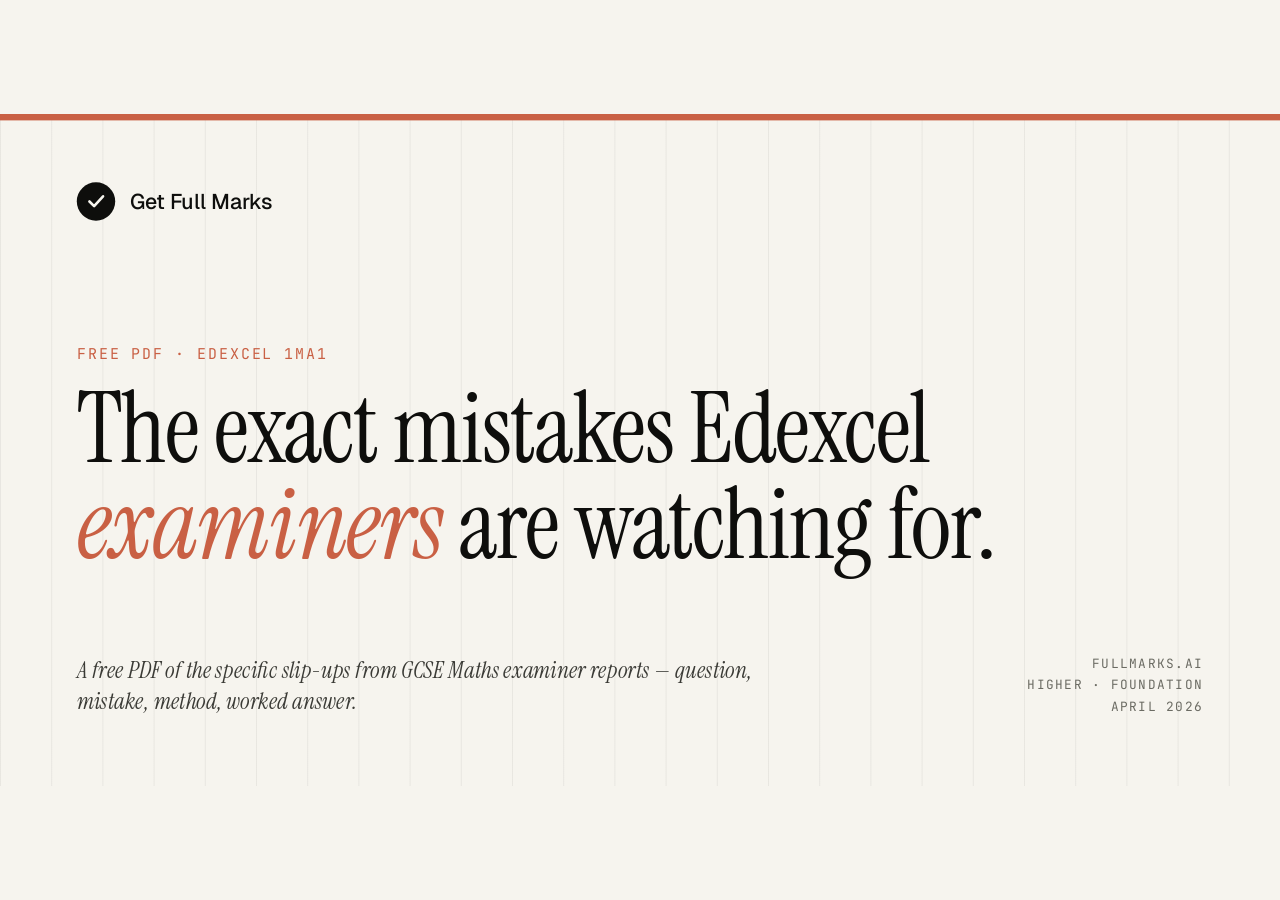
<file: og.html>
<!doctype html>
<html>
<head>
<meta charset="utf-8">
<title>OG Image</title>
<link href="https://fonts.googleapis.com/css2?family=Instrument+Serif:ital@0;1&family=Geist:wght@400;500;600&family=JetBrains+Mono:wght@400;500&display=swap" rel="stylesheet" />
<style>
  html, body { margin: 0; padding: 0; background: #F6F4EE; font-family: Geist, system-ui, sans-serif; color: #0E0E0C; overflow: hidden; }
  body { display: grid; place-items: center; min-height: 100vh; }
  .og-scale {
    width: 1200px; height: 630px;
    transform-origin: center center;
  }
  .og {
    width: 1200px; height: 630px;
    padding: 64px 72px;
    box-sizing: border-box;
    display: flex; flex-direction: column; justify-content: space-between;
    position: relative;
    background:
      linear-gradient(to right, rgba(14,14,12,0.06) 1px, transparent 1px) 0 0 / 48px 100%,
      #F6F4EE;
  }
  .top { display: flex; align-items: center; gap: 14px; }
  .mark {
    width: 36px; height: 36px; border-radius: 50%;
    background: #0E0E0C;
    display: grid; place-items: center;
  }
  .brand { font-size: 20px; font-weight: 500; letter-spacing: -0.01em; }
  .eyebrow {
    font-family: JetBrains Mono, monospace;
    font-size: 14px; letter-spacing: 0.16em;
    text-transform: uppercase;
    color: #C96044;
    margin-top: 42px;
  }
  h1 {
    font-family: Instrument Serif, serif;
    font-weight: 400;
    font-size: 92px;
    line-height: 0.98;
    letter-spacing: -0.015em;
    margin: 16px 0 0;
    max-width: 1060px;
  }
  h1 em { font-style: italic; color: #C96044; }
  .bottom {
    display: flex; justify-content: space-between; align-items: flex-end;
  }
  .sub {
    font-family: Instrument Serif, serif;
    font-size: 22px; font-style: italic;
    color: #3A3A35;
    max-width: 640px;
    line-height: 1.35;
  }
  .meta {
    font-family: JetBrains Mono, monospace;
    font-size: 12px;
    letter-spacing: 0.14em;
    text-transform: uppercase;
    color: #6B6B63;
    text-align: right;
    line-height: 1.7;
  }
  .rule {
    position: absolute;
    top: 0; left: 0; right: 0;
    height: 6px; background: #C96044;
  }
</style>
</head>
<body>
<div class="og-scale">
<div class="og">
  <div class="rule"></div>
  <div class="top">
    <span class="mark"><svg width="22" height="22" viewBox="0 0 100 100"><path d="M 22 50 L 42 70 L 80 28" fill="none" stroke="#F6F4EE" stroke-width="11" stroke-linecap="round" stroke-linejoin="round"/></svg></span>
    <span class="brand">Get Full Marks</span>
  </div>

  <div>
    <div class="eyebrow">Free PDF · Edexcel 1MA1</div>
    <h1>The exact mistakes Edexcel <em>examiners</em> are watching for.</h1>
  </div>

  <div class="bottom">
    <div class="sub">A free PDF of the specific slip-ups from GCSE Maths examiner reports — question, mistake, method, worked answer.</div>
    <div class="meta">
      fullmarks.ai<br/>
      Higher · Foundation<br/>
      April 2026
    </div>
  </div>
</div>
</div>
<script>
  function fit() {
    const el = document.querySelector('.og-scale');
    const sx = window.innerWidth / 1200;
    const sy = window.innerHeight / 630;
    const s = Math.min(sx, sy);
    el.style.transform = `scale(${s})`;
  }
  fit();
  window.addEventListener('resize', fit);
</script>
</body>
</html>
</file>
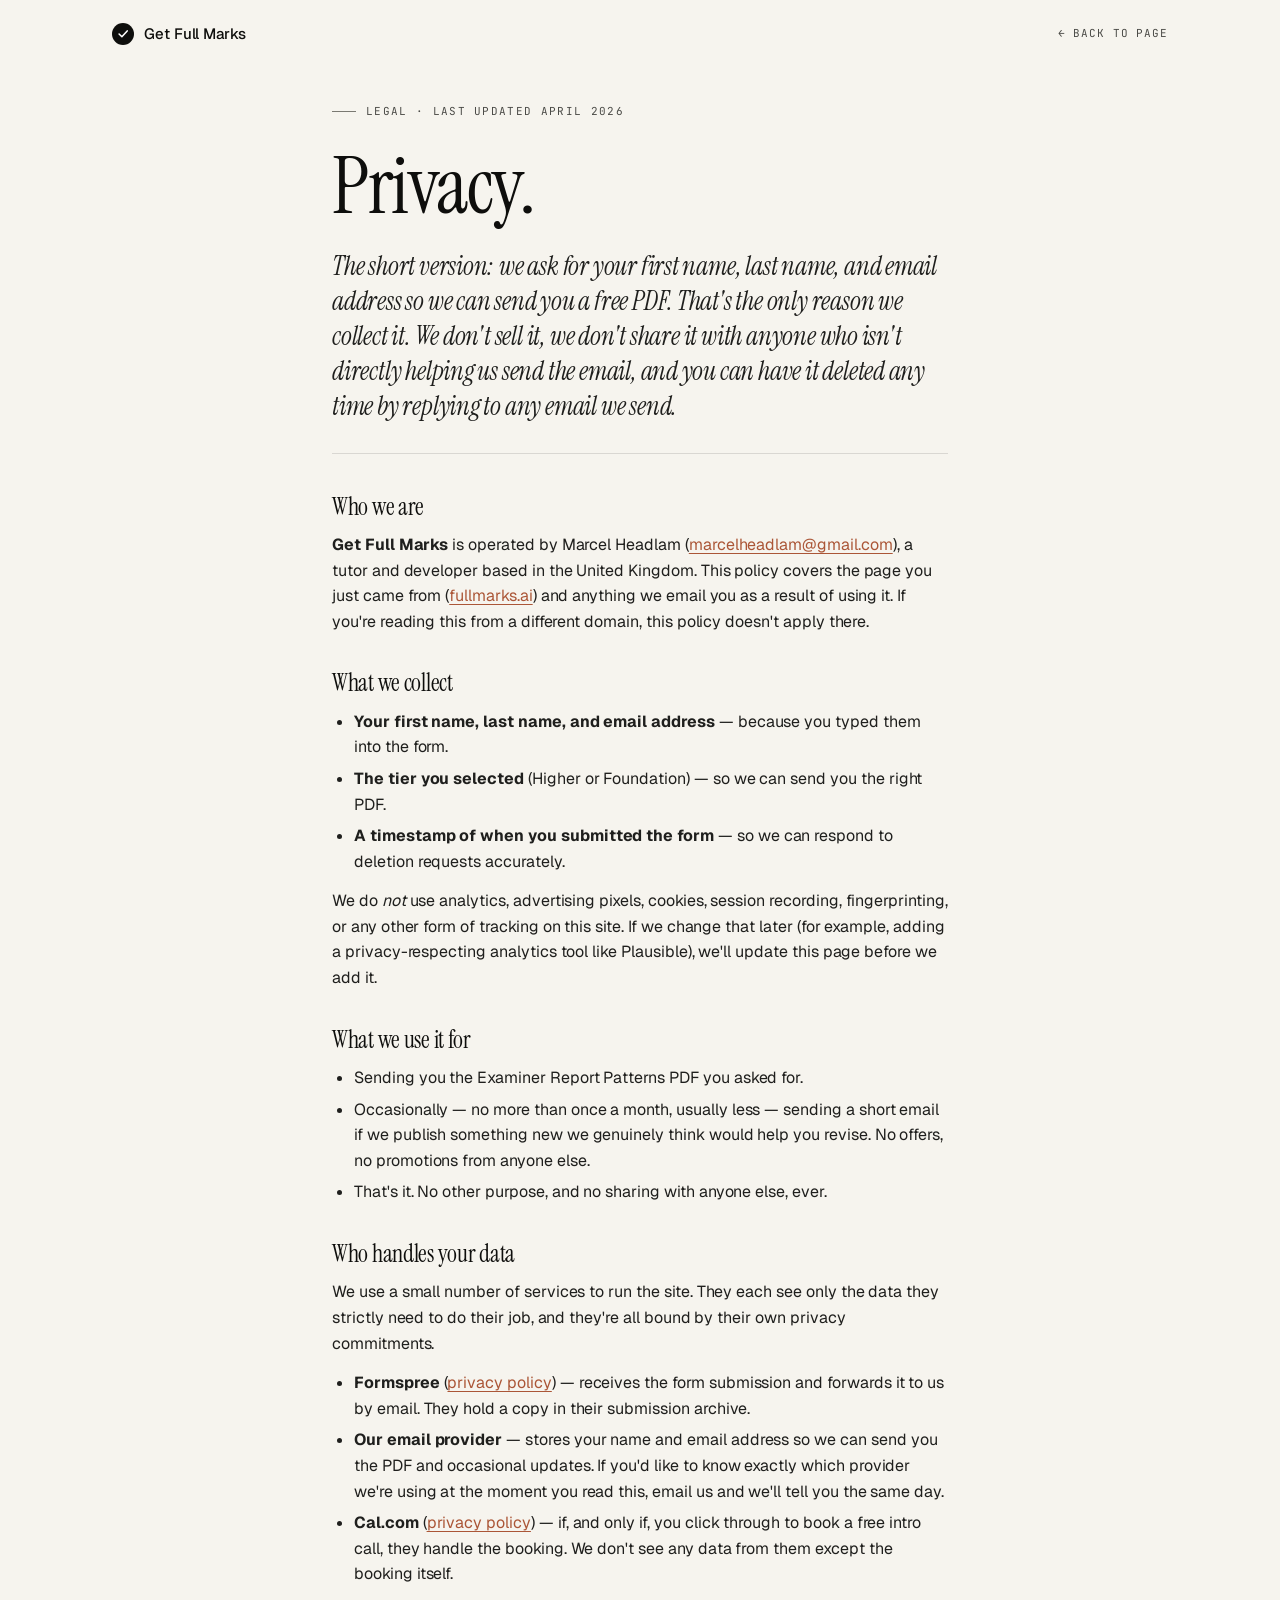
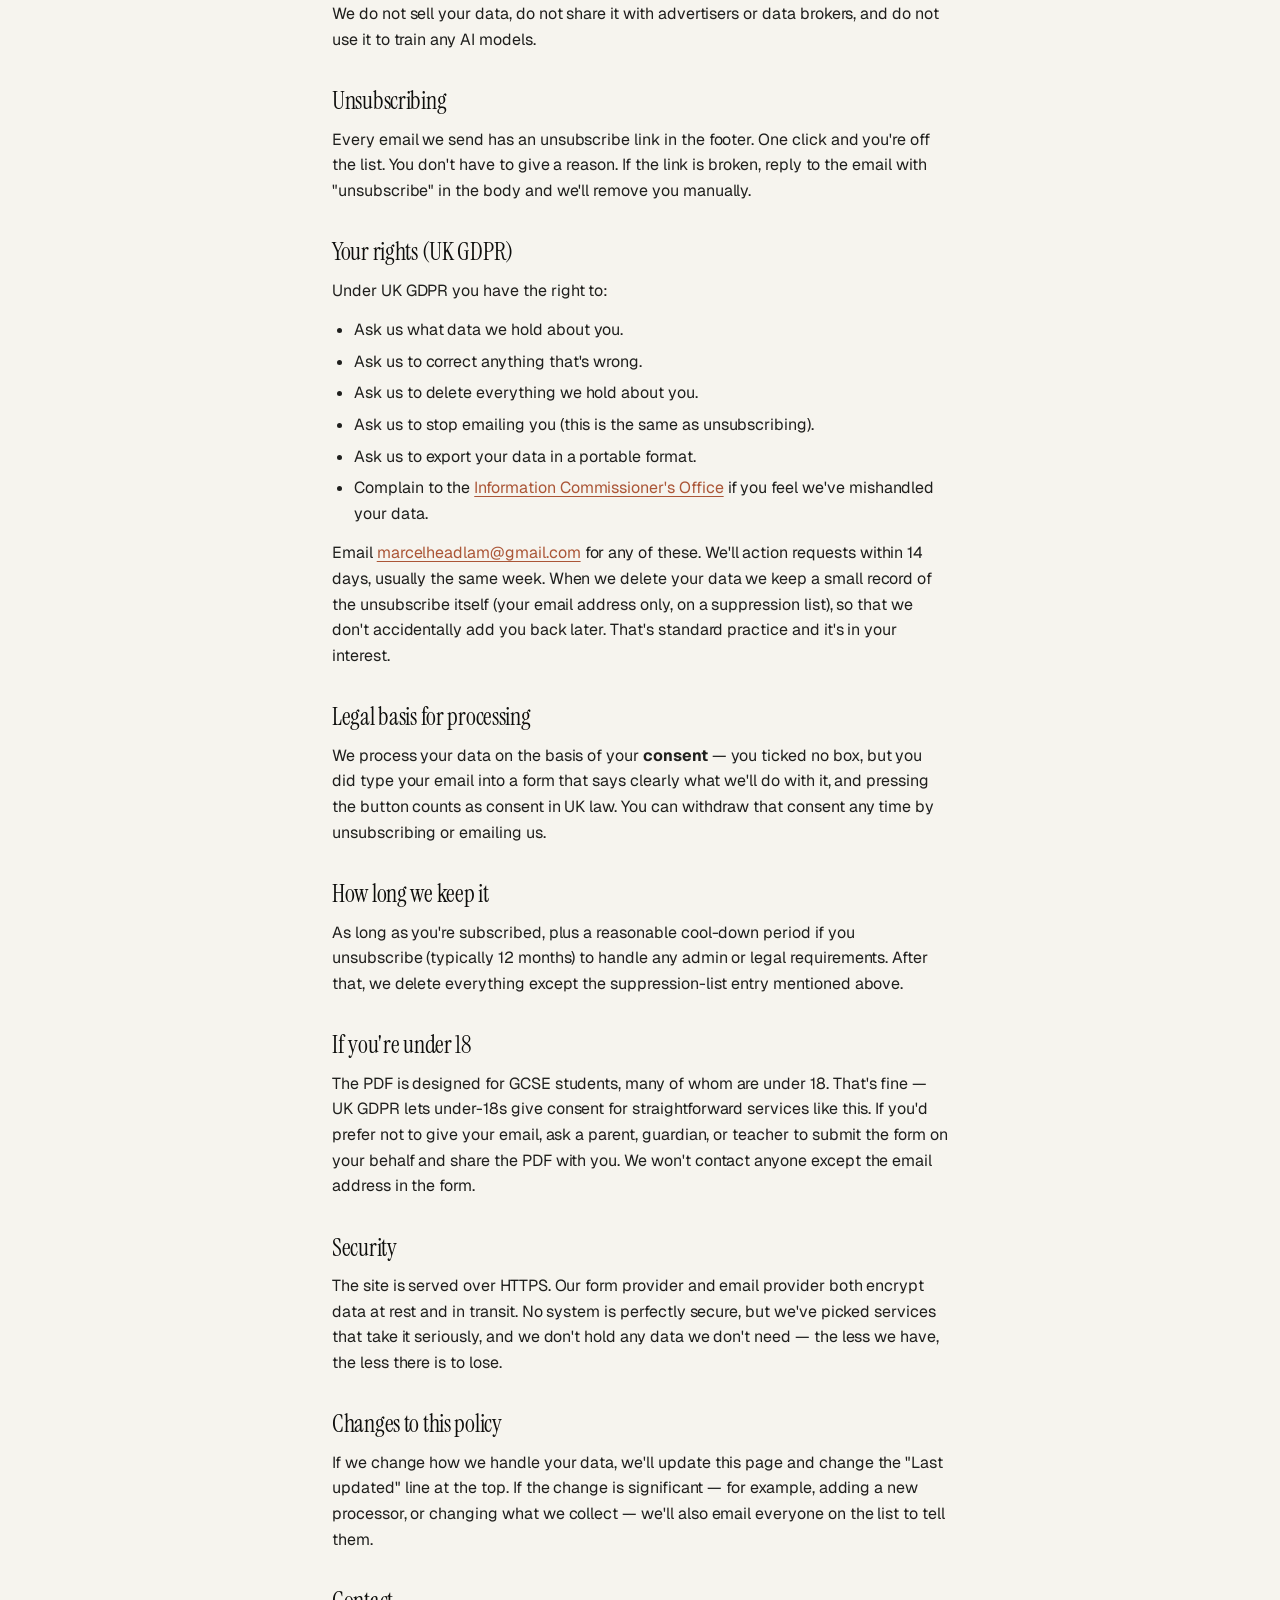
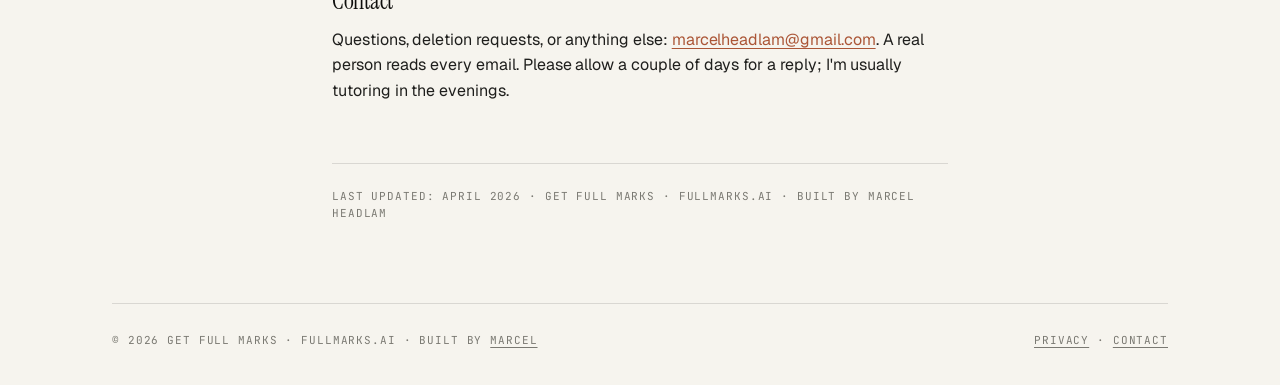
<file: privacy.html>
<!doctype html>
<html lang="en">
<head>
<meta charset="utf-8">
<title>Privacy · Get Full Marks</title>
<meta name="description" content="Privacy policy for Get Full Marks — what we collect, why, and how to have it removed.">
<link href="https://fonts.googleapis.com/css2?family=Instrument+Serif:ital@0;1&family=Geist:wght@300;400;500;600;700&family=JetBrains+Mono:wght@400;500&display=swap" rel="stylesheet" />
<link rel="stylesheet" href="styles.css" />
<link rel="icon" href="assets/favicon.svg" type="image/svg+xml">
<meta name="robots" content="index,follow">
</head>
<body data-surface="paper" data-accent="clay">

<div class="wrap">
  <nav class="nav">
    <a href="index.html" class="brand" style="text-decoration:none">
      <span class="mark-logo"><img src="assets/logo.svg" alt="" width="14" height="14"/></span>
      <span>Get Full Marks</span>
    </a>
    <a href="index.html" class="nav-meta" style="text-decoration:none">← Back to page</a>
  </nav>
</div>

<article class="wrap legal">
  <div class="eyebrow">Legal · Last updated April 2026</div>
  <h1 class="legal-h1">Privacy.</h1>
  <p class="lede">
    The short version: we ask for your first name, last name, and email address so we can send you a free PDF. That's the only reason we collect it. We don't sell it, we don't share it with anyone who isn't directly helping us send the email, and you can have it deleted any time by replying to any email we send.
  </p>

  <h2>Who we are</h2>
  <p>
    <strong>Get Full Marks</strong> is operated by Marcel Headlam (<a href="mailto:marcelheadlam@gmail.com">marcelheadlam@gmail.com</a>), a tutor and developer based in the United Kingdom. This policy covers the page you just came from (<a href="index.html">fullmarks.ai</a>) and anything we email you as a result of using it. If you're reading this from a different domain, this policy doesn't apply there.
  </p>

  <h2>What we collect</h2>
  <ul>
    <li><strong>Your first name, last name, and email address</strong> — because you typed them into the form.</li>
    <li><strong>The tier you selected</strong> (Higher or Foundation) — so we can send you the right PDF.</li>
    <li><strong>A timestamp of when you submitted the form</strong> — so we can respond to deletion requests accurately.</li>
  </ul>
  <p>
    We do <em>not</em> use analytics, advertising pixels, cookies, session recording, fingerprinting, or any other form of tracking on this site. If we change that later (for example, adding a privacy-respecting analytics tool like Plausible), we'll update this page before we add it.
  </p>

  <h2>What we use it for</h2>
  <ul>
    <li>Sending you the Examiner Report Patterns PDF you asked for.</li>
    <li>Occasionally — no more than once a month, usually less — sending a short email if we publish something new we genuinely think would help you revise. No offers, no promotions from anyone else.</li>
    <li>That's it. No other purpose, and no sharing with anyone else, ever.</li>
  </ul>

  <h2>Who handles your data</h2>
  <p>
    We use a small number of services to run the site. They each see only the data they strictly need to do their job, and they're all bound by their own privacy commitments.
  </p>
  <ul>
    <li><strong>Formspree</strong> (<a href="https://formspree.io/legal/privacy-policy/" target="_blank" rel="noopener noreferrer">privacy policy</a>) — receives the form submission and forwards it to us by email. They hold a copy in their submission archive.</li>
    <li><strong>Our email provider</strong> — stores your name and email address so we can send you the PDF and occasional updates. If you'd like to know exactly which provider we're using at the moment you read this, email us and we'll tell you the same day.</li>
    <li><strong>Cal.com</strong> (<a href="https://cal.com/privacy" target="_blank" rel="noopener noreferrer">privacy policy</a>) — if, and only if, you click through to book a free intro call, they handle the booking. We don't see any data from them except the booking itself.</li>
  </ul>
  <p>We do not sell your data, do not share it with advertisers or data brokers, and do not use it to train any AI models.</p>

  <h2>Unsubscribing</h2>
  <p>
    Every email we send has an unsubscribe link in the footer. One click and you're off the list. You don't have to give a reason. If the link is broken, reply to the email with "unsubscribe" in the body and we'll remove you manually.
  </p>

  <h2>Your rights (UK GDPR)</h2>
  <p>Under UK GDPR you have the right to:</p>
  <ul>
    <li>Ask us what data we hold about you.</li>
    <li>Ask us to correct anything that's wrong.</li>
    <li>Ask us to delete everything we hold about you.</li>
    <li>Ask us to stop emailing you (this is the same as unsubscribing).</li>
    <li>Ask us to export your data in a portable format.</li>
    <li>Complain to the <a href="https://ico.org.uk" target="_blank" rel="noopener noreferrer">Information Commissioner's Office</a> if you feel we've mishandled your data.</li>
  </ul>
  <p>
    Email <a href="mailto:marcelheadlam@gmail.com">marcelheadlam@gmail.com</a> for any of these. We'll action requests within 14 days, usually the same week. When we delete your data we keep a small record of the unsubscribe itself (your email address only, on a suppression list), so that we don't accidentally add you back later. That's standard practice and it's in your interest.
  </p>

  <h2>Legal basis for processing</h2>
  <p>
    We process your data on the basis of your <strong>consent</strong> — you ticked no box, but you did type your email into a form that says clearly what we'll do with it, and pressing the button counts as consent in UK law. You can withdraw that consent any time by unsubscribing or emailing us.
  </p>

  <h2>How long we keep it</h2>
  <p>
    As long as you're subscribed, plus a reasonable cool-down period if you unsubscribe (typically 12 months) to handle any admin or legal requirements. After that, we delete everything except the suppression-list entry mentioned above.
  </p>

  <h2>If you're under 18</h2>
  <p>
    The PDF is designed for GCSE students, many of whom are under 18. That's fine — UK GDPR lets under-18s give consent for straightforward services like this. If you'd prefer not to give your email, ask a parent, guardian, or teacher to submit the form on your behalf and share the PDF with you. We won't contact anyone except the email address in the form.
  </p>

  <h2>Security</h2>
  <p>
    The site is served over HTTPS. Our form provider and email provider both encrypt data at rest and in transit. No system is perfectly secure, but we've picked services that take it seriously, and we don't hold any data we don't need — the less we have, the less there is to lose.
  </p>

  <h2>Changes to this policy</h2>
  <p>
    If we change how we handle your data, we'll update this page and change the "Last updated" line at the top. If the change is significant — for example, adding a new processor, or changing what we collect — we'll also email everyone on the list to tell them.
  </p>

  <h2>Contact</h2>
  <p>
    Questions, deletion requests, or anything else: <a href="mailto:marcelheadlam@gmail.com">marcelheadlam@gmail.com</a>. A real person reads every email. Please allow a couple of days for a reply; I'm usually tutoring in the evenings.
  </p>

  <div class="legal-foot">Last updated: April 2026 · Get Full Marks · fullmarks.ai · Built by Marcel Headlam</div>
</article>

<div class="wrap">
  <footer>
    <div>© 2026 Get Full Marks · fullmarks.ai · Built by <a href="mailto:marcelheadlam@gmail.com" style="color:inherit">Marcel</a></div>
    <div><a href="privacy.html">Privacy</a> · <a href="mailto:marcelheadlam@gmail.com">Contact</a></div>
  </footer>
</div>

</body>
</html>
</file>
<file: styles.css>
:root {
  --ink: #0E0E0C;
  --ink-2: #1F1F1D;
  --ink-3: #4A4A46;
  --ink-4: #7A7972;
  --ink-5: #B3B1A8;
  --rule: rgba(14, 14, 12, 0.12);
  --rule-strong: rgba(14, 14, 12, 0.22);
  --paper: #F6F4EE;
  --paper-2: #EFECE3;
  --paper-3: #E7E3D7;
  --white: #FCFBF7;
  --accent: oklch(0.55 0.12 40);
  --accent-soft: oklch(0.55 0.12 40 / 0.10);
  --accent-ink: oklch(0.40 0.10 40);
  --serif: "Instrument Serif", "Iowan Old Style", Georgia, serif;
  --sans: "Geist", ui-sans-serif, -apple-system, BlinkMacSystemFont, "Helvetica Neue", sans-serif;
  --mono: "JetBrains Mono", ui-monospace, SFMono-Regular, Menlo, monospace;
}

/* Accent variants driven by Tweaks */
[data-accent="ink-blue"] {
  --accent: oklch(0.42 0.08 245);
  --accent-soft: oklch(0.42 0.08 245 / 0.10);
  --accent-ink: oklch(0.34 0.07 245);
}
[data-accent="deep-green"] {
  --accent: oklch(0.42 0.08 150);
  --accent-soft: oklch(0.42 0.08 150 / 0.10);
  --accent-ink: oklch(0.34 0.07 150);
}
[data-accent="clay"] {
  --accent: oklch(0.55 0.12 40);
  --accent-soft: oklch(0.55 0.12 40 / 0.10);
  --accent-ink: oklch(0.42 0.10 40);
}
[data-accent="ink-only"] {
  --accent: var(--ink);
  --accent-soft: rgba(14, 14, 12, 0.06);
  --accent-ink: var(--ink);
}

[data-surface="white"] { --paper: #FCFBF7; --paper-2: #F5F3EC; }
[data-surface="paper"] { --paper: #F6F4EE; --paper-2: #EFECE3; }
[data-surface="ink"] {
  --paper: #0E0E0C; --paper-2: #171714; --paper-3: #1F1F1D;
  --ink: #F6F4EE; --ink-2: #E7E3D7; --ink-3: #B3B1A8; --ink-4: #7A7972;
  --rule: rgba(246, 244, 238, 0.14); --rule-strong: rgba(246, 244, 238, 0.26);
}

* { box-sizing: border-box; }
html, body { margin: 0; padding: 0; }
body {
  font-family: var(--sans);
  background: var(--paper);
  color: var(--ink);
  -webkit-font-smoothing: antialiased;
  text-rendering: optimizeLegibility;
  font-size: 16px;
  line-height: 1.55;
}
a { color: inherit; text-underline-offset: 3px; text-decoration-thickness: 1px; }
button { font: inherit; color: inherit; background: none; border: 0; cursor: pointer; }
input { font: inherit; color: inherit; }

.page {
  min-height: 100vh;
  display: flex;
  flex-direction: column;
}

.wrap {
  width: 100%;
  max-width: 1120px;
  margin: 0 auto;
  padding: 0 32px;
}
@media (max-width: 720px) {
  .wrap { padding: 0 20px; }
}

/* ── Nav ─────────────────────────────────────────────── */
.nav {
  padding: 22px 0 18px;
  display: flex;
  align-items: center;
  justify-content: space-between;
}
.brand {
  display: flex;
  align-items: center;
  gap: 10px;
  font-family: var(--sans);
  font-weight: 500;
  font-size: 15px;
  letter-spacing: -0.005em;
}
.brand .mark {
  width: 22px; height: 22px;
  border-radius: 50%;
  background: var(--ink);
  color: var(--paper);
  display: grid; place-items: center;
  font-family: var(--serif);
  font-size: 16px;
  font-style: italic;
  line-height: 1;
  padding-bottom: 2px;
}
.nav-meta {
  font-family: var(--mono);
  font-size: 11px;
  letter-spacing: 0.08em;
  text-transform: uppercase;
  color: var(--ink-3);
}
.nav-meta .dot {
  display: inline-block; width: 6px; height: 6px; border-radius: 50%;
  background: oklch(0.60 0.15 140);
  margin-right: 8px;
  transform: translateY(-1px);
}

/* ── Hero ────────────────────────────────────────────── */
.hero {
  padding: 48px 0 56px;
  border-top: 1px solid var(--rule);
}
.hero-grid {
  display: grid;
  grid-template-columns: 1.1fr 0.9fr;
  gap: 72px;
  align-items: start;
}
@media (max-width: 960px) {
  .hero-grid { grid-template-columns: 1fr; gap: 40px; }
}

.eyebrow {
  font-family: var(--mono);
  font-size: 11px;
  letter-spacing: 0.12em;
  text-transform: uppercase;
  color: var(--ink-3);
  display: flex;
  align-items: center;
  gap: 10px;
  margin-bottom: 28px;
}
.eyebrow::before {
  content: "";
  width: 24px; height: 1px;
  background: var(--ink-4);
}

h1.headline {
  font-family: var(--serif);
  font-weight: 400;
  font-size: clamp(40px, 6vw, 72px);
  line-height: 0.98;
  letter-spacing: -0.018em;
  margin: 0 0 24px;
  text-wrap: balance;
}
h1.headline em {
  font-style: italic;
  color: var(--accent);
}
.sub {
  font-size: 18px;
  line-height: 1.5;
  color: var(--ink-3);
  max-width: 44ch;
  margin: 0 0 0;
  text-wrap: pretty;
}
.sub-list {
  list-style: none;
  margin: 22px 0 0;
  padding: 0;
  display: grid;
  gap: 0;
  max-width: 44ch;
  border-top: 1px solid var(--rule);
}
.sub-list li {
  display: flex;
  align-items: baseline;
  gap: 16px;
  padding: 12px 0;
  border-bottom: 1px solid var(--rule);
  font-family: var(--serif);
  font-size: 20px;
  line-height: 1.2;
  letter-spacing: -0.01em;
  color: var(--ink);
}
.sub-list li .n {
  font-family: var(--mono);
  font-size: 10.5px;
  letter-spacing: 0.14em;
  color: var(--ink-4);
  font-weight: 400;
  min-width: 24px;
}
@media (max-width: 720px) {
  .sub { font-size: 16.5px; }
}

/* ── Capture card ────────────────────────────────────── */
.capture {
  background: var(--white);
  border: 1px solid var(--rule-strong);
  border-radius: 4px;
  padding: 28px;
  box-shadow: 0 1px 0 rgba(14,14,12,0.04), 0 12px 40px -24px rgba(14,14,12,0.20);
}
[data-surface="ink"] .capture {
  background: var(--paper-2);
  border-color: var(--rule-strong);
}
.capture-label {
  font-family: var(--mono);
  font-size: 10.5px;
  letter-spacing: 0.14em;
  text-transform: uppercase;
  color: var(--ink-4);
  margin-bottom: 14px;
  display: flex; justify-content: space-between; align-items: baseline;
}
.capture-label span:last-child { color: var(--ink-3); }

/* ── Tier selector ───────────────────────────────────── */
.tier-group {
  display: grid;
  grid-template-columns: 1fr 1fr;
  gap: 10px;
  margin-bottom: 22px;
}
.tier {
  position: relative;
  text-align: left;
  padding: 16px 16px 14px;
  border: 1px solid var(--rule-strong);
  border-radius: 3px;
  background: var(--paper);
  transition: border-color .15s ease, background .15s ease, transform .15s ease;
}
[data-surface="ink"] .tier { background: var(--paper-3); }
.tier:hover { border-color: var(--ink-3); }
.tier .tier-row { display: flex; align-items: center; gap: 10px; margin-bottom: 6px; }
.tier .radio {
  width: 16px; height: 16px; border-radius: 50%;
  border: 1.5px solid var(--ink-4);
  position: relative;
  flex-shrink: 0;
  transition: border-color .15s ease;
}
.tier .radio::after {
  content: "";
  position: absolute; inset: 3px;
  border-radius: 50%;
  background: var(--accent);
  transform: scale(0);
  transition: transform .18s cubic-bezier(.2,.9,.3,1.2);
}
.tier .name {
  font-family: var(--serif);
  font-size: 22px;
  letter-spacing: -0.01em;
  line-height: 1;
}
.tier .desc {
  font-size: 12.5px;
  color: var(--ink-3);
  line-height: 1.4;
  padding-left: 26px;
  font-variant-numeric: tabular-nums;
}
.tier[aria-checked="true"] {
  border-color: var(--ink);
  background: var(--white);
  box-shadow: inset 0 0 0 1px var(--ink);
}
[data-surface="ink"] .tier[aria-checked="true"] {
  background: var(--paper-2);
  box-shadow: inset 0 0 0 1px var(--ink);
}
.tier[aria-checked="true"] .radio { border-color: var(--accent); }
.tier[aria-checked="true"] .radio::after { transform: scale(1); }

/* Segmented variant */
.tier-seg {
  display: grid;
  grid-template-columns: 1fr 1fr;
  border: 1px solid var(--rule-strong);
  border-radius: 999px;
  padding: 4px;
  margin-bottom: 22px;
  position: relative;
  background: var(--paper);
}
.tier-seg button {
  position: relative;
  padding: 11px 14px;
  border-radius: 999px;
  font-family: var(--sans);
  font-weight: 500;
  font-size: 14px;
  color: var(--ink-3);
  z-index: 1;
  transition: color .2s ease;
}
.tier-seg button[aria-checked="true"] { color: var(--paper); }
.tier-seg .thumb {
  position: absolute;
  top: 4px; bottom: 4px; left: 4px;
  width: calc(50% - 4px);
  background: var(--ink);
  border-radius: 999px;
  transition: transform .28s cubic-bezier(.4,.1,.2,1);
}
.tier-seg .thumb[data-pos="1"] { transform: translateX(100%); }

/* ── Form fields ─────────────────────────────────────── */
.fields { display: grid; gap: 10px; margin-bottom: 14px; }
.field {
  position: relative;
  display: flex; align-items: center;
  border: 1px solid var(--rule-strong);
  border-radius: 3px;
  background: var(--paper);
  transition: border-color .15s ease, background .15s ease;
}
[data-surface="ink"] .field { background: var(--paper-3); }
.field:focus-within { border-color: var(--ink); background: var(--white); }
[data-surface="ink"] .field:focus-within { background: var(--paper-2); }
.field label {
  font-family: var(--mono);
  font-size: 10.5px;
  letter-spacing: 0.12em;
  text-transform: uppercase;
  color: var(--ink-4);
  padding-left: 14px;
  flex-shrink: 0;
  width: 56px;
}
.field input {
  flex: 1;
  padding: 14px 14px 14px 10px;
  border: 0; outline: 0;
  background: transparent;
  font-size: 15.5px;
  letter-spacing: -0.005em;
}
.field input::placeholder { color: var(--ink-4); }

.cta {
  width: 100%;
  background: var(--ink);
  color: var(--paper);
  border-radius: 3px;
  padding: 15px 16px;
  font-family: var(--sans);
  font-weight: 500;
  font-size: 15px;
  letter-spacing: -0.005em;
  display: flex; align-items: center; justify-content: center;
  gap: 10px;
  transition: background .15s ease, transform .05s ease;
}
.cta:hover { background: var(--ink-2); }
.cta:active { transform: translateY(1px); }
.cta[disabled] { opacity: .5; cursor: not-allowed; }
.cta .arrow { transition: transform .2s ease; }
.cta:hover .arrow { transform: translateX(3px); }

.microcopy {
  font-size: 12.5px;
  color: var(--ink-4);
  line-height: 1.5;
  margin: 14px 0 0;
  text-wrap: pretty;
}
.microcopy strong { color: var(--ink-3); font-weight: 500; }

/* ── Sections ────────────────────────────────────────── */
section { padding: 72px 0; border-top: 1px solid var(--rule); }
@media (max-width: 720px) { section { padding: 56px 0; } }

.section-head {
  display: grid;
  grid-template-columns: 180px 1fr;
  gap: 40px;
  margin-bottom: 40px;
  align-items: start;
}
@media (max-width: 720px) {
  .section-head { grid-template-columns: 1fr; gap: 14px; margin-bottom: 28px; }
}
.section-num {
  font-family: var(--mono);
  font-size: 11px;
  letter-spacing: 0.14em;
  text-transform: uppercase;
  color: var(--ink-3);
  padding-top: 10px;
}
.section-title {
  font-family: var(--serif);
  font-weight: 400;
  font-size: clamp(28px, 3.2vw, 40px);
  line-height: 1.05;
  letter-spacing: -0.015em;
  margin: 0;
  max-width: 22ch;
  text-wrap: balance;
}
.section-title em { font-style: italic; color: var(--accent); }

/* ── Mistake card ────────────────────────────────────── */
.card-frame {
  display: grid;
  grid-template-columns: 1fr 1fr;
  gap: 24px;
}
@media (max-width: 960px) {
  .card-frame { grid-template-columns: 1fr; }
}
.mcard {
  background: var(--white);
  border: 1px solid var(--rule-strong);
  border-radius: 4px;
  overflow: hidden;
  position: relative;
  display: flex; flex-direction: column;
}
[data-surface="ink"] .mcard { background: var(--paper-2); }
.mcard-head {
  padding: 22px 24px 20px;
  border-bottom: 1px solid var(--rule);
  display: flex; justify-content: space-between; align-items: baseline; gap: 16px;
}
.mcard-topic {
  font-family: var(--mono);
  font-size: 10.5px;
  letter-spacing: 0.14em;
  text-transform: uppercase;
  color: var(--ink-4);
  margin-bottom: 6px;
}
.mcard-title {
  font-family: var(--serif);
  font-weight: 400;
  font-size: 26px;
  line-height: 1.05;
  letter-spacing: -0.012em;
  margin: 0;
}
.mcard-tag {
  font-family: var(--mono);
  font-size: 10.5px;
  letter-spacing: 0.1em;
  color: var(--ink-4);
  text-align: right;
  flex-shrink: 0;
  white-space: nowrap;
  line-height: 1.5;
}
.mcard-tag b { color: var(--accent); font-weight: 500; }

.mcard-part {
  padding: 20px 24px;
  border-bottom: 1px solid var(--rule);
  position: relative;
}
.mcard-part:last-child { border-bottom: 0; }
.mcard-part-label {
  font-family: var(--mono);
  font-size: 10px;
  letter-spacing: 0.16em;
  text-transform: uppercase;
  color: var(--ink-4);
  display: flex; align-items: center; gap: 10px;
  margin-bottom: 10px;
}
.mcard-part-label .n {
  width: 18px; height: 18px;
  display: grid; place-items: center;
  border: 1px solid var(--rule-strong);
  border-radius: 50%;
  color: var(--ink-3);
  font-size: 10px;
  letter-spacing: 0;
}
.mcard-part.mistake .mcard-part-label .n { border-color: var(--accent); color: var(--accent); }
.mcard-part p {
  margin: 0;
  font-size: 15px;
  line-height: 1.55;
  color: var(--ink-2);
  letter-spacing: -0.003em;
}
.mcard-part.mistake p strong {
  font-weight: 500;
  color: var(--ink);
  background: var(--accent-soft);
  padding: 0 3px;
  border-radius: 1px;
}
.mcard-part.answer { background: var(--paper-2); }
[data-surface="ink"] .mcard-part.answer { background: var(--paper-3); }
.mcard-working {
  font-family: var(--mono);
  font-size: 13px;
  line-height: 1.7;
  color: var(--ink-2);
  margin: 0;
  white-space: pre-wrap;
}
.mcard-working .good { color: var(--accent-ink); }
.mcard-working .bad { color: var(--ink-4); text-decoration: line-through; text-decoration-color: var(--ink-5); }

/* ── Credibility strip ──────────────────────────────── */
.cred {
  display: grid;
  grid-template-columns: 180px 1fr;
  gap: 40px;
  align-items: start;
}
@media (max-width: 720px) {
  .cred { grid-template-columns: 1fr; gap: 14px; }
}
.cred-body {
  font-family: var(--serif);
  font-weight: 400;
  font-style: italic;
  font-size: clamp(22px, 2.4vw, 30px);
  line-height: 1.28;
  letter-spacing: -0.008em;
  margin: 0;
  color: var(--ink-2);
  max-width: 32ch;
}
.cred-body strong { font-style: normal; font-weight: 400; color: var(--ink); border-bottom: 1px solid var(--accent); }
.cred-meta {
  margin-top: 20px;
  font-family: var(--mono);
  font-size: 11px;
  letter-spacing: 0.1em;
  color: var(--ink-4);
  display: flex; flex-direction: column; gap: 4px;
}

/* ── Footer ──────────────────────────────────────────── */
footer {
  margin-top: auto;
  padding: 28px 0 36px;
  border-top: 1px solid var(--rule);
  display: flex; justify-content: space-between; align-items: baseline;
  gap: 20px; flex-wrap: wrap;
  font-family: var(--mono);
  font-size: 11px;
  letter-spacing: 0.08em;
  color: var(--ink-4);
  text-transform: uppercase;
}
footer a:hover { color: var(--ink-2); }

/* ── Success state ───────────────────────────────────── */
.success-wrap {
  min-height: calc(100vh - 80px);
  display: grid;
  place-items: center;
  padding: 80px 0;
}
.success {
  max-width: 620px;
  text-align: left;
  animation: rise .6s cubic-bezier(.2,.8,.2,1) both;
}
@keyframes rise {
  from { opacity: 0; transform: translateY(12px); }
  to { opacity: 1; transform: translateY(0); }
}
.success .stamp {
  display: inline-flex; align-items: center; gap: 10px;
  font-family: var(--mono);
  font-size: 11px;
  letter-spacing: 0.14em;
  text-transform: uppercase;
  color: var(--accent);
  margin-bottom: 24px;
}
.success .stamp::before {
  content: "";
  width: 32px; height: 1px;
  background: var(--accent);
}
.success h2 {
  font-family: var(--serif);
  font-weight: 400;
  font-size: clamp(34px, 5vw, 54px);
  line-height: 1.02;
  letter-spacing: -0.018em;
  margin: 0 0 20px;
  text-wrap: balance;
}
.success h2 em { color: var(--accent); font-style: italic; }
.success p { color: var(--ink-3); font-size: 17px; line-height: 1.55; max-width: 52ch; margin: 0 0 32px; }

.download {
  display: inline-flex; align-items: center; gap: 14px;
  background: var(--ink);
  color: var(--paper);
  padding: 18px 22px;
  border-radius: 3px;
  font-size: 15px;
  font-weight: 500;
  letter-spacing: -0.005em;
}
.download:hover { background: var(--ink-2); }
.download .filesize {
  font-family: var(--mono);
  font-size: 11px;
  color: var(--ink-5);
  padding-left: 14px;
  border-left: 1px solid rgba(246,244,238,0.2);
  letter-spacing: 0.08em;
}

.success-note {
  margin-top: 40px;
  padding: 20px 22px;
  border: 1px solid var(--rule-strong);
  border-radius: 3px;
  background: var(--paper-2);
  font-size: 14.5px;
  color: var(--ink-2);
  line-height: 1.5;
  display: flex; gap: 14px; align-items: flex-start;
}
.success-note .dot {
  width: 8px; height: 8px; border-radius: 50%;
  background: var(--accent);
  margin-top: 7px; flex-shrink: 0;
}
.success-note strong { font-weight: 500; }

/* Upsell card on success view */
.upsell {
  margin-top: 28px;
  border: 1px solid var(--ink);
  border-radius: 4px;
  overflow: hidden;
  background: var(--white);
}
[data-surface="ink"] .upsell { background: var(--paper-2); }
.upsell-inner {
  padding: 28px 28px 26px;
  position: relative;
}
.upsell-inner::before {
  content: "";
  position: absolute;
  top: 0; left: 0; right: 0;
  height: 4px;
  background: var(--accent);
}
.upsell-label {
  font-family: var(--mono);
  font-size: 10.5px;
  letter-spacing: 0.14em;
  text-transform: uppercase;
  color: var(--accent);
  margin-bottom: 10px;
}
.upsell-title {
  font-family: var(--serif);
  font-weight: 400;
  font-size: clamp(26px, 3vw, 34px);
  line-height: 1.05;
  letter-spacing: -0.014em;
  margin: 0 0 12px;
  color: var(--ink);
}
.upsell-body {
  margin: 0 0 20px;
  font-size: 15.5px;
  line-height: 1.55;
  color: var(--ink-3);
  max-width: 56ch;
  text-wrap: pretty;
}
.upsell-cta {
  display: inline-flex;
  align-items: center;
  gap: 10px;
  background: var(--ink);
  color: var(--paper);
  text-decoration: none;
  padding: 14px 18px;
  border-radius: 3px;
  font-size: 14.5px;
  font-weight: 500;
  letter-spacing: -0.005em;
  transition: background .15s ease, transform .05s ease;
}
.upsell-cta:hover { background: var(--ink-2); }
.upsell-cta:active { transform: translateY(1px); }
.upsell-cta .arrow { transition: transform .2s ease; }
.upsell-cta:hover .arrow { transform: translateX(3px); }
.upsell-meta {
  margin-top: 14px;
  font-family: var(--mono);
  font-size: 10.5px;
  letter-spacing: 0.14em;
  text-transform: uppercase;
  color: var(--ink-4);
}

/* Referral row on success view */
.referral {
  margin-top: 28px;
  padding-top: 24px;
  border-top: 1px dashed var(--rule);
}
.referral-kicker {
  font-family: var(--mono);
  font-size: 10.5px;
  letter-spacing: 0.14em;
  text-transform: uppercase;
  color: var(--ink-3);
  margin-bottom: 14px;
}
.referral-row {
  display: flex;
  flex-wrap: wrap;
  gap: 10px;
}
.referral-btn {
  display: inline-flex;
  align-items: center;
  gap: 8px;
  background: transparent;
  border: 1px solid var(--ink);
  color: var(--ink);
  padding: 10px 14px;
  border-radius: 3px;
  font-size: 13.5px;
  font-weight: 500;
  cursor: pointer;
  text-decoration: none;
  transition: background .15s ease, color .15s ease;
}
.referral-btn:hover { background: var(--ink); color: var(--paper); }
.referral-btn.alt {
  border-color: var(--rule);
  color: var(--ink-3);
}
.referral-btn.alt:hover { background: var(--paper-2); color: var(--ink); border-color: var(--ink); }

/* Submit error message */
.submit-error {
  margin: 10px 0 0;
  padding: 10px 12px;
  border: 1px solid #c96044;
  background: rgba(201, 96, 68, 0.06);
  color: #8a3a23;
  font-size: 13.5px;
  border-radius: 3px;
  line-height: 1.4;
}

/* ── Tweaks panel ────────────────────────────────────── */
.tweaks {
  position: fixed;
  bottom: 20px; right: 20px;
  width: 300px;
  background: var(--white);
  border: 1px solid var(--rule-strong);
  border-radius: 4px;
  box-shadow: 0 20px 60px -20px rgba(14,14,12,0.30);
  padding: 18px;
  z-index: 100;
  font-family: var(--sans);
  font-size: 13px;
}
[data-surface="ink"] .tweaks { background: var(--paper-2); color: var(--ink); }
.tweaks-title {
  font-family: var(--mono);
  font-size: 10.5px;
  letter-spacing: 0.16em;
  text-transform: uppercase;
  color: var(--ink-3);
  margin-bottom: 16px;
  display: flex; justify-content: space-between;
}
.tweak-row { margin-bottom: 14px; }
.tweak-row:last-child { margin-bottom: 0; }
.tweak-row > .k {
  font-size: 11px; color: var(--ink-4);
  font-family: var(--mono); letter-spacing: 0.08em;
  text-transform: uppercase;
  margin-bottom: 8px;
}
.swatches { display: flex; gap: 8px; }
.swatches button {
  width: 28px; height: 28px; border-radius: 50%;
  border: 1px solid var(--rule-strong);
  cursor: pointer;
  position: relative;
}
.swatches button.on { outline: 2px solid var(--ink); outline-offset: 2px; }
.seg { display: grid; grid-auto-flow: column; grid-auto-columns: 1fr; gap: 4px; padding: 3px; background: var(--paper-2); border-radius: 3px; }
.seg button {
  padding: 8px 8px; font-size: 12px; border-radius: 2px;
  color: var(--ink-3);
}
.seg button.on { background: var(--white); color: var(--ink); box-shadow: 0 1px 0 var(--rule-strong); }
[data-surface="ink"] .seg { background: var(--paper-3); }
[data-surface="ink"] .seg button.on { background: var(--paper-2); }

/* ── Motion ─────────────────────────────────────────── */
.fade-in { animation: fadeIn .35s ease both; }
@keyframes fadeIn { from { opacity: 0.001; transform: translateY(4px); } to { opacity: 1; transform: translateY(0); } }

/* Book button in nav */
.nav-book {
  display: inline-flex;
  align-items: center;
  gap: 8px;
  background: var(--ink);
  color: var(--paper);
  text-decoration: none;
  padding: 9px 14px;
  border-radius: 3px;
  font-size: 13px;
  font-weight: 500;
  letter-spacing: -0.005em;
  transition: background .15s ease, transform .05s ease;
}
.nav-book:hover { background: var(--ink-2); }
.nav-book:active { transform: translateY(1px); }
.nav-book .arrow { transition: transform .2s ease; }
.nav-book:hover .arrow { transform: translateX(2px); }
[data-surface="ink"] .nav-book { background: var(--paper); color: var(--ink); }
[data-surface="ink"] .nav-book:hover { background: var(--paper-2); }

@media (max-width: 540px) {
  .nav-book { padding: 8px 11px; font-size: 12.5px; }
  .nav-book span:first-child { display: inline; }
}
.mark-logo {
  width: 22px; height: 22px;
  border-radius: 50%;
  background: var(--ink);
  display: grid; place-items: center;
  overflow: hidden;
}
.mark-logo img, .mark-logo svg {
  display: block;
  filter: invert(1);
}
[data-surface="ink"] .mark-logo { background: var(--paper); }
[data-surface="ink"] .mark-logo img, [data-surface="ink"] .mark-logo svg { filter: none; }

/* Legal / privacy page */
.legal {
  padding: 40px 32px 80px;
  max-width: 680px;
  margin: 0 auto;
}
.legal-h1 {
  font-family: var(--serif);
  font-weight: 400;
  font-size: clamp(48px, 7vw, 80px);
  line-height: 0.96;
  letter-spacing: -0.018em;
  margin: 12px 0 24px;
}
.legal .lede {
  font-family: var(--serif);
  font-size: clamp(20px, 2.4vw, 26px);
  font-style: italic;
  line-height: 1.35;
  color: var(--ink-2);
  letter-spacing: -0.008em;
  margin: 0 0 40px;
  padding-bottom: 28px;
  border-bottom: 1px solid var(--rule);
  text-wrap: pretty;
}
.legal h2 {
  font-family: var(--serif);
  font-weight: 400;
  font-size: 24px;
  line-height: 1.1;
  letter-spacing: -0.012em;
  margin: 36px 0 12px;
}
.legal p, .legal ul, .legal li {
  font-size: 16px;
  line-height: 1.6;
  color: var(--ink-2);
  letter-spacing: -0.003em;
  margin: 0 0 14px;
}
.legal ul { padding-left: 22px; }
.legal li { margin-bottom: 6px; }
.legal a { color: var(--accent); text-decoration-thickness: 1px; text-underline-offset: 3px; }
.legal-foot {
  margin-top: 60px;
  padding-top: 24px;
  border-top: 1px solid var(--rule);
  font-family: var(--mono);
  font-size: 11px;
  letter-spacing: 0.08em;
  color: var(--ink-4);
  text-transform: uppercase;
}
.manifesto-list {
  list-style: none;
  margin: 0;
  padding: 0;
  display: grid;
  gap: 0;
  border-top: 1px solid var(--rule);
}
.manifesto-list li {
  display: grid;
  grid-template-columns: 180px 1fr;
  gap: 40px;
  padding: 32px 0;
  border-bottom: 1px solid var(--rule);
  align-items: start;
}
@media (max-width: 720px) {
  .manifesto-list li { grid-template-columns: 1fr; gap: 12px; padding: 24px 0; }
}
.mf-kicker {
  font-family: var(--mono);
  font-size: 11px;
  letter-spacing: 0.16em;
  color: var(--ink-4);
  padding-top: 10px;
}
.mf-body { max-width: 58ch; }
.mf-body h3 {
  font-family: var(--serif);
  font-weight: 400;
  font-size: clamp(24px, 2.6vw, 32px);
  line-height: 1.1;
  letter-spacing: -0.012em;
  margin: 0 0 10px;
  text-wrap: balance;
  color: var(--ink);
}
.mf-body p {
  margin: 0;
  font-size: 17px;
  line-height: 1.5;
  color: var(--ink-3);
  text-wrap: pretty;
  letter-spacing: -0.003em;
}
.spec {
  margin-top: 32px;
  padding-top: 22px;
  border-top: 1px solid var(--rule);
  max-width: 46ch;
}
.spec-head {
  display: flex; justify-content: space-between; align-items: baseline;
  margin-bottom: 8px;
}
.spec-title {
  font-family: var(--mono);
  font-size: 10.5px;
  letter-spacing: 0.14em;
  text-transform: uppercase;
  color: var(--ink-3);
}
.spec-cols {
  display: inline-flex; gap: 18px;
  font-family: var(--mono);
  font-size: 10.5px;
  letter-spacing: 0.08em;
  text-transform: uppercase;
  color: var(--ink-4);
}
.spec-cols .on { color: var(--accent); }
.spec-cols .off { opacity: 0.3; }
.spec-rows { list-style: none; margin: 0; padding: 0; }
.spec-row {
  display: grid;
  grid-template-columns: 1fr auto;
  gap: 16px;
  align-items: center;
  padding: 10px 0;
  border-bottom: 1px solid var(--rule);
}
.spec-topic {
  font-family: var(--serif);
  font-size: 17px;
  line-height: 1.1;
  letter-spacing: -0.005em;
  color: var(--ink);
}
.spec-vals {
  display: grid;
  grid-template-columns: 72px 72px;
  gap: 18px;
  align-items: center;
}
.spec-val {
  display: flex; align-items: center; gap: 8px;
  justify-content: flex-end;
  font-family: var(--mono);
  font-size: 12px;
  color: var(--ink-2);
  transition: opacity .2s ease;
}
.spec-val.dim { opacity: 0.28; }
.spec-val b { font-weight: 500; font-variant-numeric: tabular-nums; min-width: 32px; text-align: right; }
.spec-bar {
  flex: 1;
  height: 6px;
  background: var(--paper-3);
  position: relative;
  border-radius: 1px;
  overflow: hidden;
}
.spec-bar::after {
  content: "";
  position: absolute; inset: 0;
  width: var(--w);
  background: var(--ink);
  transition: width .3s cubic-bezier(.2,.8,.2,1);
}
.spec-val.f .spec-bar::after { background: var(--accent); }
.spec[data-tier="higher"] .spec-val.h .spec-bar::after,
.spec[data-tier="foundation"] .spec-val.f .spec-bar::after { background: var(--accent); }
.spec-foot {
  margin-top: 12px;
  font-family: var(--mono);
  font-size: 10.5px;
  letter-spacing: 0.08em;
  color: var(--ink-4);
  text-transform: uppercase;
}
@media (max-width: 480px) {
  .spec-vals { grid-template-columns: 60px 60px; gap: 10px; }
}

@media (prefers-reduced-motion: reduce) {
  *, *::before, *::after { animation-duration: 0.01ms !important; transition-duration: 0.01ms !important; }
}
</file>
